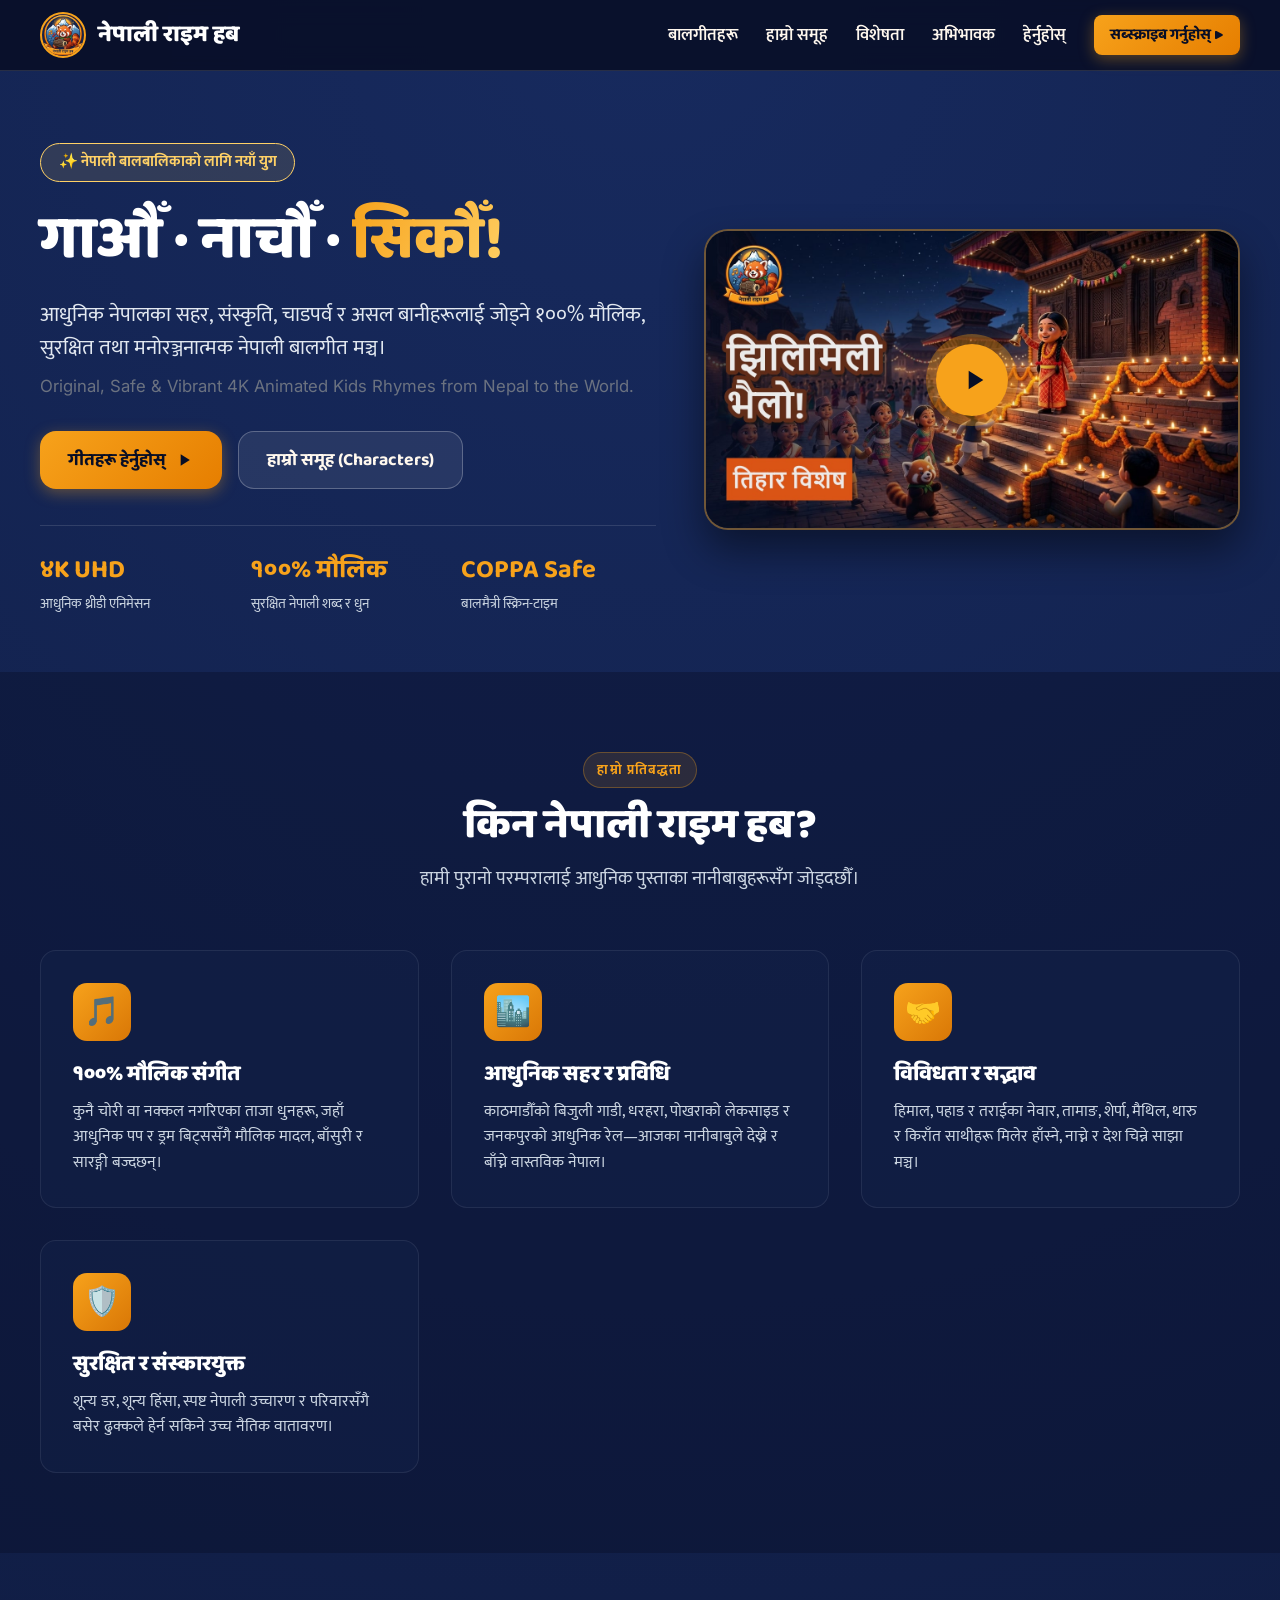
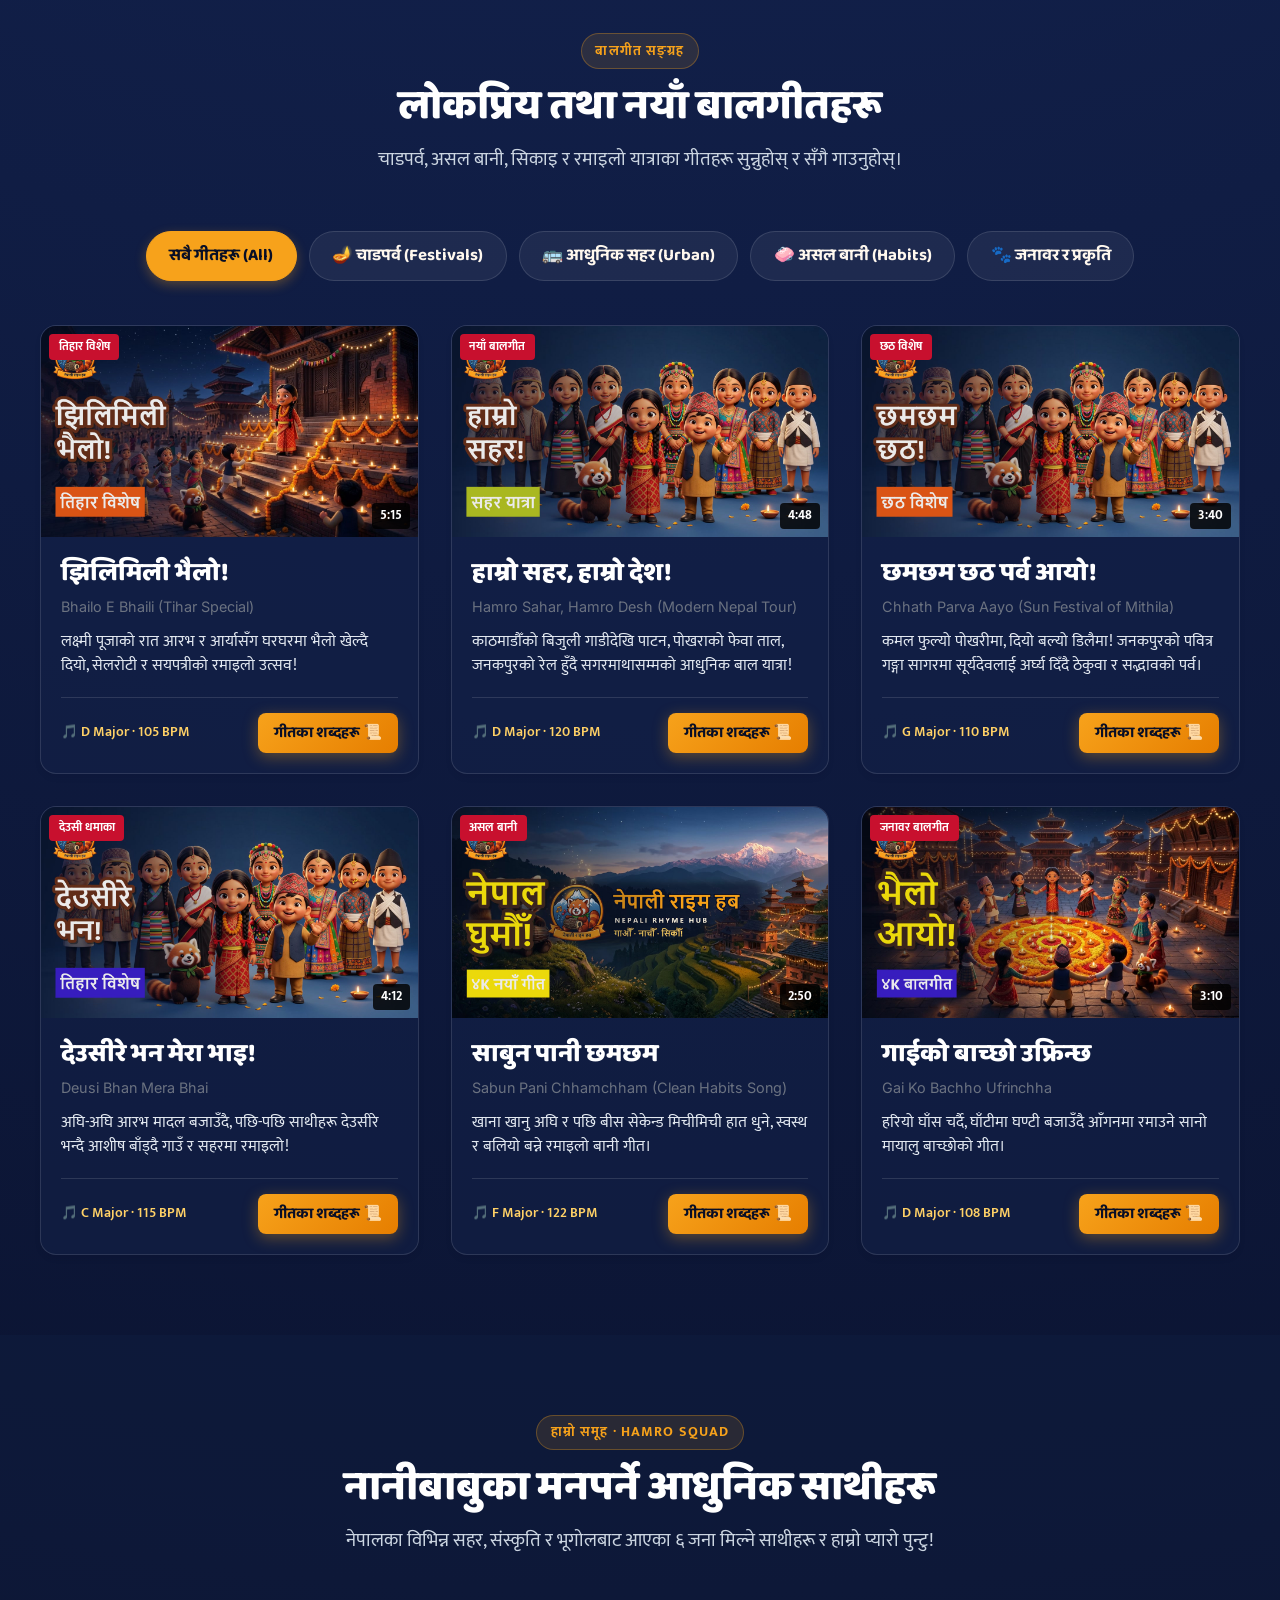
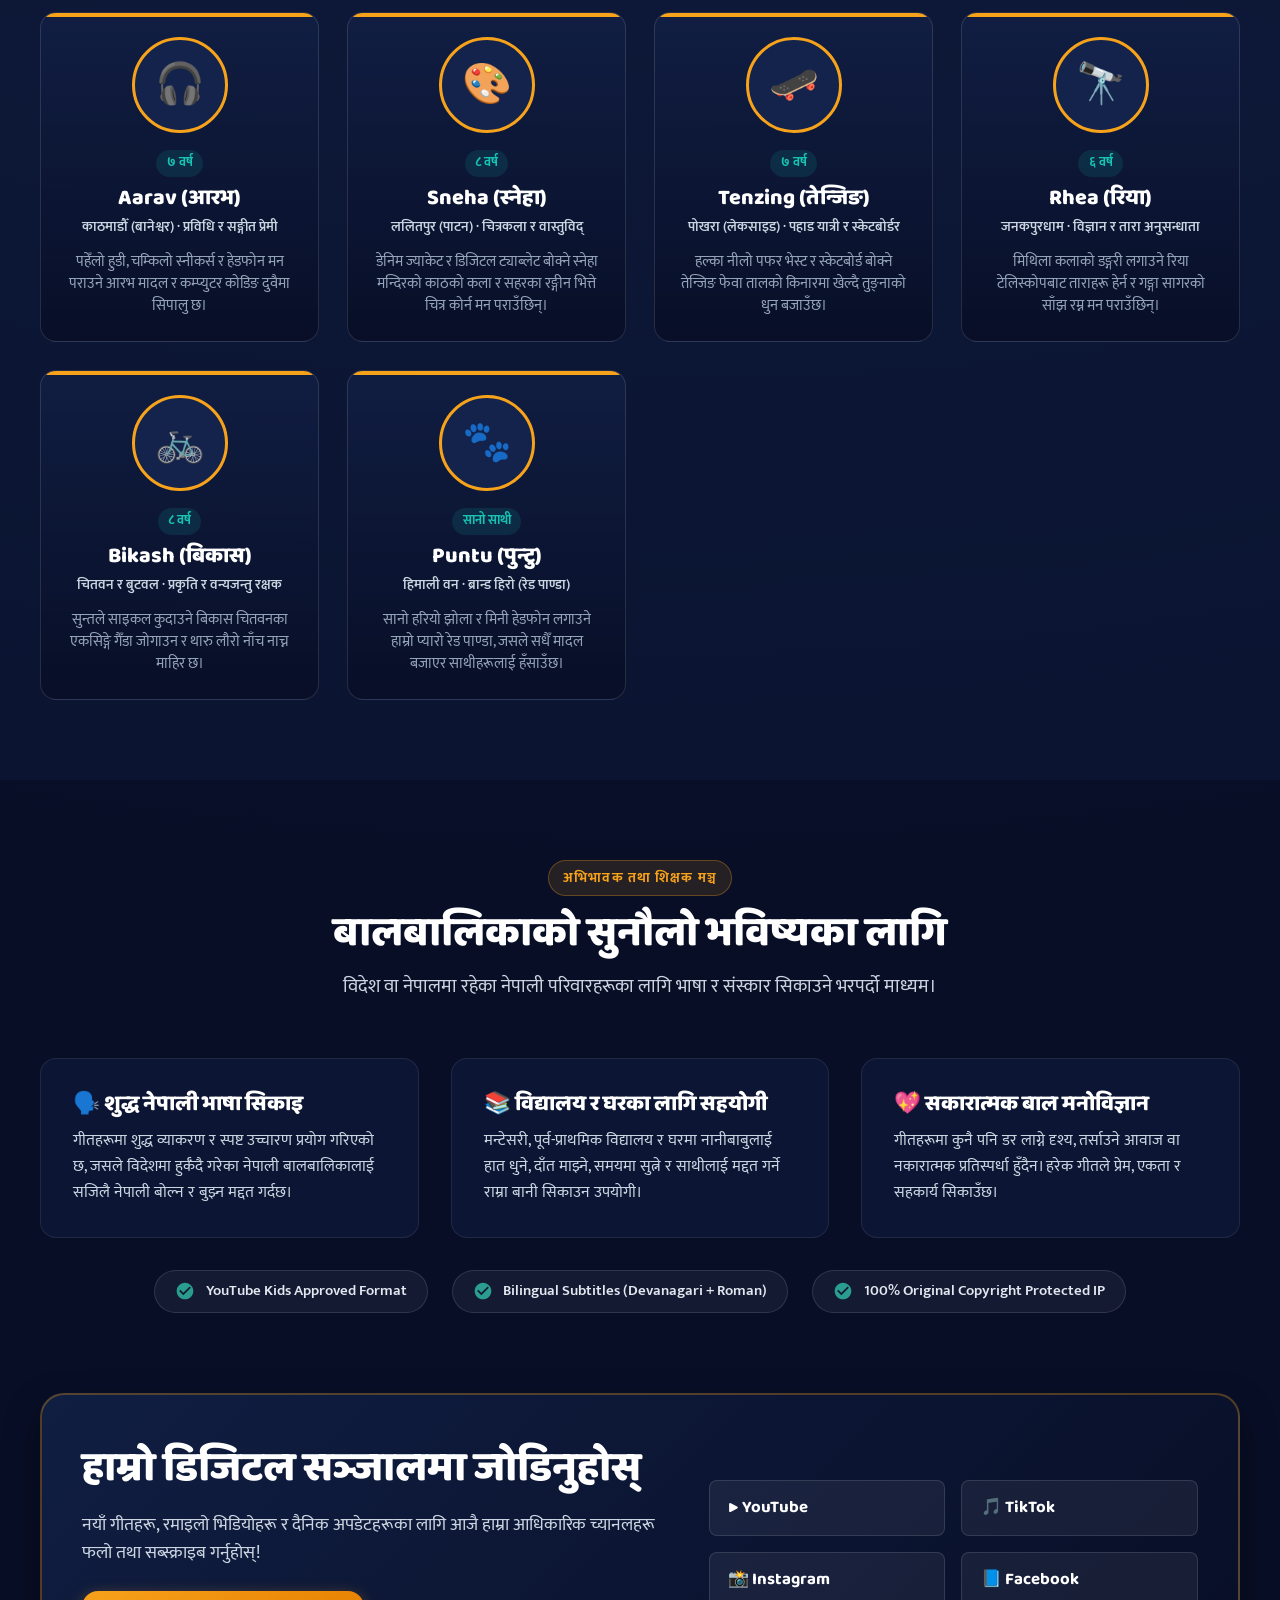
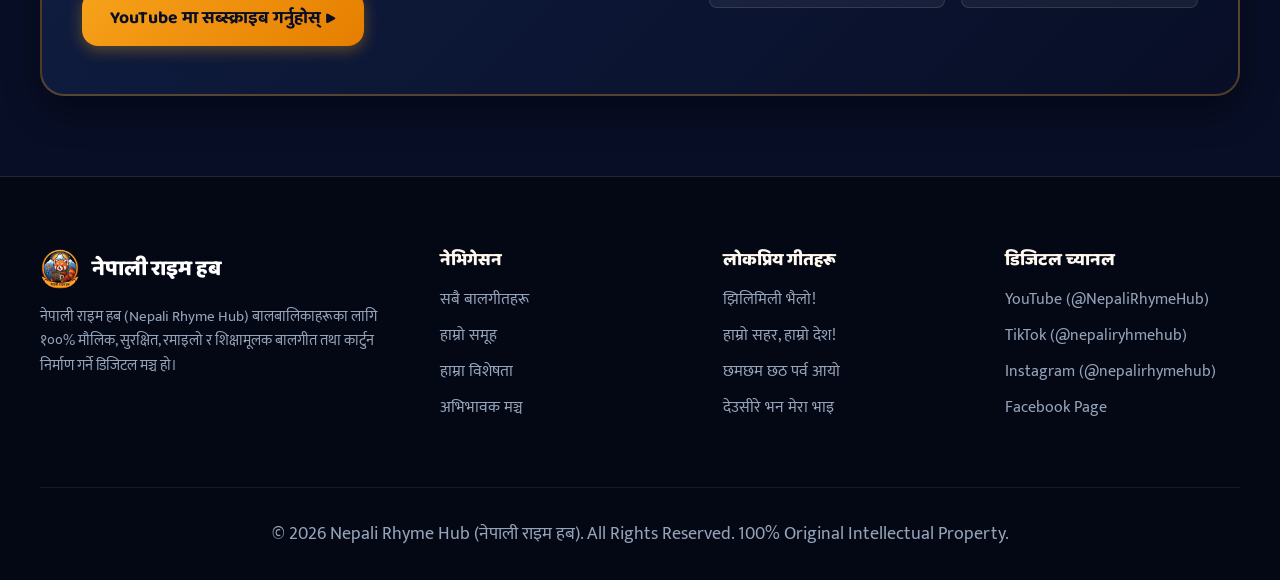
<file: website/index.html>
<!doctype html>
<html lang="ne">
<head>
  <meta charset="utf-8">
  <meta name="viewport" content="width=device-width, initial-scale=1">
  <title>नेपाली राइम हब — गाऔँ · नाचौँ · सिकौँ! | Nepali Rhyme Hub</title>
  <meta name="description" content="नेपाली बालबालिकाका लागि १००% मौलिक, सुरक्षित र आधुनिक बालगीत तथा कार्टुनहरू। झिलिमिली भैलो, हाम्रो सहर, चाडपर्व र असल बानीका 4K एनिमेटेड भिडियोहरू।">
  <meta name="keywords" content="Nepali rhymes, nepali balgeet, nepali rhymes for children, bhailo song 2083, hamro sahar hamro desh, nepali kids song, nepali cartoon, nepali nursery rhymes 3d">
  
  <!-- Open Graph / Facebook -->
  <meta property="og:type" content="website">
  <meta property="og:title" content="नेपाली राइम हब — गाऔँ · नाचौँ · सिकौँ!">
  <meta property="og:description" content="नेपाली बालबालिकाका लागि आधुनिक, मौलिक र सुरक्षित बालगीत तथा कार्टुन मञ्च।">
  <meta property="og:image" content="assets/thumbnails/bhailo-thumb-A.jpg">
  <meta property="og:url" content="https://nepalirhymehub.com">

  <!-- Twitter -->
  <meta name="twitter:card" content="summary_large_image">
  <meta name="twitter:title" content="Nepali Rhyme Hub — गाऔँ · नाचौँ · सिकौँ!">
  <meta name="twitter:description" content="100% Original, Safe & Modern Kids Rhymes in Nepali.">
  <meta name="twitter:image" content="assets/thumbnails/bhailo-thumb-A.jpg">

  <meta name="theme-color" content="#14234B">
  <link rel="icon" href="assets/logo.png">

  <!-- Google Fonts: Baloo 2 + Mukta + Inter -->
  <link rel="preconnect" href="https://fonts.googleapis.com">
  <link rel="preconnect" href="https://fonts.gstatic.com" crossorigin>
  <link href="https://fonts.googleapis.com/css2?family=Baloo+2:wght@600;700;800&family=Inter:wght@400;600;700&family=Mukta:wght@400;600;700&display=swap" rel="stylesheet">

  <!-- Stylesheets -->
  <link rel="stylesheet" href="css/base.css">
  <link rel="stylesheet" href="css/theme.css">

  <!-- JSON-LD Structured Data for SEO -->
  <script type="application/ld+json">
  {
    "@context": "https://schema.org",
    "@type": "EntertainmentBusiness",
    "name": "Nepali Rhyme Hub",
    "alternateName": "नेपाली राइम हब",
    "url": "https://nepalirhymehub.com",
    "logo": "https://nepalirhymehub.com/assets/logo.png",
    "sameAs": [
      "https://www.youtube.com/@NepaliRhymeHub",
      "https://www.tiktok.com/@nepaliryhmehub",
      "https://www.instagram.com/nepalirhymehub/",
      "https://www.facebook.com/nepalirhymehub"
    ],
    "description": "Original Nepali children's music, rhymes, 3D animated cartoons, and cultural preschool education.",
    "founder": {
      "@type": "Person",
      "name": "Sanam"
    }
  }
  </script>
</head>
<body>
  <!-- Accessibility Skip Link -->
  <a class="skip" href="#main">मुख्य भागमा जानुहोस् (Skip to Content)</a>

  <!-- Header -->
  <header class="site-header">
    <div class="wrap header-row">
      <a class="brand" href="#top" aria-label="नेपाली राइम हब गृहपृष्ठ">
        <img src="assets/logo.png" alt="नेपाली राइम हब लोगो" width="46" height="46">
        <span>नेपाली राइम हब</span>
      </a>

      <button type="button" class="menu-toggle" aria-expanded="false" aria-controls="nav">मेनु ☰</button>

      <nav id="nav" class="nav" aria-label="मुख्य नेभिगेसन">
        <a href="#songs">बालगीतहरू</a>
        <a href="#characters">हाम्रो समूह</a>
        <a href="#pillars">विशेषता</a>
        <a href="#parents">अभिभावक</a>
        <a href="#social">हेर्नुहोस्</a>
        <a class="btn btn-small" href="https://www.youtube.com/@NepaliRhymeHub?sub_confirmation=1" target="_blank" rel="noopener">
          सब्स्क्राइब गर्नुहोस् ▶
        </a>
      </nav>
    </div>
  </header>

  <!-- Main Content -->
  <main id="main">

    <!-- Hero Section -->
    <section class="hero" id="top">
      <div class="wrap hero-split">
        <div>
          <div class="hero-badge-wrap">
            <span>✨ नेपाली बालबालिकाको लागि नयाँ युग</span>
          </div>
          <h1>गाऔँ · नाचौँ · <span class="hl">सिकौँ!</span></h1>
          <p class="lead">
            आधुनिक नेपालका सहर, संस्कृति, चाडपर्व र असल बानीहरूलाई जोड्ने १००% मौलिक, सुरक्षित तथा मनोरञ्जनात्मक नेपाली बालगीत मञ्च।
          </p>
          <p class="lead-en">Original, Safe & Vibrant 4K Animated Kids Rhymes from Nepal to the World.</p>
          
          <div class="cta-row">
            <a class="btn" href="#songs">
              <span>गीतहरू हेर्नुहोस्</span>
              <svg width="20" height="20" viewBox="0 0 24 24" fill="currentColor"><path d="M8 5v14l11-7z"/></svg>
            </a>
            <a class="btn btn-ghost" href="#characters">हाम्रो समूह (Characters)</a>
          </div>

          <div class="trust-stats">
            <div class="stat-item">
              <b>४K UHD</b>
              <span>आधुनिक थ्रीडी एनिमेसन</span>
            </div>
            <div class="stat-item">
              <b>१००% मौलिक</b>
              <span>सुरक्षित नेपाली शब्द र धुन</span>
            </div>
            <div class="stat-item">
              <b>COPPA Safe</b>
              <span>बालमैत्री स्क्रिन-टाइम</span>
            </div>
          </div>
        </div>

        <!-- Hero Media Showcase Card -->
        <div class="hero-media-card">
          <img src="assets/thumbnails/bhailo-thumb-A.jpg" alt="झिलिमिली भैलो बालगीत - नेपाली राइम हब">
          <button class="hero-play-btn view-lyrics-btn" data-id="bhailo_e_bhaili" aria-label="झिलिमिली भैलो बजाउनुहोस्">
            <svg width="32" height="32" viewBox="0 0 24 24"><path d="M8 5v14l11-7z"/></svg>
          </button>
        </div>
      </div>
    </section>

    <!-- Core Pillars / Why Nepali Rhyme Hub -->
    <section class="section" id="pillars" style="background: rgba(8, 14, 38, 0.4);">
      <div class="wrap">
        <div class="section-head">
          <p class="eyebrow">हाम्रो प्रतिबद्धता</p>
          <h2>किन नेपाली राइम हब?</h2>
          <p class="section-sub">हामी पुरानो परम्परालाई आधुनिक पुस्ताका नानीबाबुहरूसँग जोड्दछौँ।</p>
        </div>

        <div class="pillars-grid">
          <div class="pillar-card">
            <div class="pillar-icon">🎵</div>
            <h3>१००% मौलिक संगीत</h3>
            <p>कुनै चोरी वा नक्कल नगरिएका ताजा धुनहरू, जहाँ आधुनिक पप र ड्रम बिट्ससँगै मौलिक मादल, बाँसुरी र सारङ्गी बज्दछन्।</p>
          </div>

          <div class="pillar-card">
            <div class="pillar-icon">🏙️</div>
            <h3>आधुनिक सहर र प्रविधि</h3>
            <p>काठमाडौँको बिजुली गाडी, धरहरा, पोखराको लेकसाइड र जनकपुरको आधुनिक रेल—आजका नानीबाबुले देख्ने र बाँच्ने वास्तविक नेपाल।</p>
          </div>

          <div class="pillar-card">
            <div class="pillar-icon">🤝</div>
            <h3>विविधता र सद्भाव</h3>
            <p>हिमाल, पहाड र तराईका नेवार, तामाङ, शेर्पा, मैथिल, थारु र किराँत साथीहरू मिलेर हाँस्ने, नाच्ने र देश चिन्ने साझा मञ्च।</p>
          </div>

          <div class="pillar-card">
            <div class="pillar-icon">🛡️</div>
            <h3>सुरक्षित र संस्कारयुक्त</h3>
            <p>शून्य डर, शून्य हिंसा, स्पष्ट नेपाली उच्चारण र परिवारसँगै बसेर ढुक्कले हेर्न सकिने उच्च नैतिक वातावरण।</p>
          </div>
        </div>
      </div>
    </section>

    <!-- Songs Catalog & Player Showcase -->
    <section class="section" id="songs">
      <div class="wrap">
        <div class="section-head">
          <p class="eyebrow">बालगीत सङ्ग्रह</p>
          <h2>लोकप्रिय तथा नयाँ बालगीतहरू</h2>
          <p class="section-sub">चाडपर्व, असल बानी, सिकाइ र रमाइलो यात्राका गीतहरू सुन्नुहोस् र सँगै गाउनुहोस्।</p>
        </div>

        <!-- Filter Tabs -->
        <div class="tabs-nav" role="tablist">
          <button class="tab-btn active" data-category="all" role="tab">सबै गीतहरू (All)</button>
          <button class="tab-btn" data-category="festivals" role="tab">🪔 चाडपर्व (Festivals)</button>
          <button class="tab-btn" data-category="urban" role="tab">🚌 आधुनिक सहर (Urban)</button>
          <button class="tab-btn" data-category="habits" role="tab">🧼 असल बानी (Habits)</button>
          <button class="tab-btn" data-category="nature" role="tab">🐾 जनावर र प्रकृति</button>
        </div>

        <!-- Dynamic Songs Container -->
        <div class="songs-grid" id="songs-container">
          <!-- Rendered dynamically by main.js -->
        </div>
      </div>
    </section>

    <!-- Hamro Squad Characters -->
    <section class="section" id="characters" style="background: rgba(16, 30, 66, 0.4);">
      <div class="wrap">
        <div class="section-head">
          <p class="eyebrow">हाम्रो समूह · HAMRO SQUAD</p>
          <h2>नानीबाबुका मनपर्ने आधुनिक साथीहरू</h2>
          <p class="section-sub">नेपालका विभिन्न सहर, संस्कृति र भूगोलबाट आएका ६ जना मिल्ने साथीहरू र हाम्रो प्यारो पुन्टु!</p>
        </div>

        <div class="chars-grid" id="chars-container">
          <!-- Rendered dynamically by main.js -->
        </div>
      </div>
    </section>

    <!-- Parent & Teacher Guide -->
    <section class="section" id="parents">
      <div class="wrap">
        <div class="section-head">
          <p class="eyebrow">अभिभावक तथा शिक्षक मञ्च</p>
          <h2>बालबालिकाको सुनौलो भविष्यका लागि</h2>
          <p class="section-sub">विदेश वा नेपालमा रहेका नेपाली परिवारहरूका लागि भाषा र संस्कार सिकाउने भरपर्दो माध्यम।</p>
        </div>

        <div class="pillars-grid">
          <div class="pillar-card">
            <h3>🗣️ शुद्ध नेपाली भाषा सिकाइ</h3>
            <p>गीतहरूमा शुद्ध व्याकरण र स्पष्ट उच्चारण प्रयोग गरिएको छ, जसले विदेशमा हुर्कँदै गरेका नेपाली बालबालिकालाई सजिलै नेपाली बोल्न र बुझ्न मद्दत गर्दछ।</p>
          </div>
          <div class="pillar-card">
            <h3>📚 विद्यालय र घरका लागि सहयोगी</h3>
            <p>मन्टेसरी, पूर्व-प्राथमिक विद्यालय र घरमा नानीबाबुलाई हात धुने, दाँत माझ्ने, समयमा सुत्ने र साथीलाई मद्दत गर्ने राम्रा बानी सिकाउन उपयोगी।</p>
          </div>
          <div class="pillar-card">
            <h3>💖 सकारात्मक बाल मनोविज्ञान</h3>
            <p>गीतहरूमा कुनै पनि डर लाग्ने दृश्य, तर्साउने आवाज वा नकारात्मक प्रतिस्पर्धा हुँदैन। हरेक गीतले प्रेम, एकता र सहकार्य सिकाउँछ।</p>
          </div>
        </div>

        <div class="trust-badge-row">
          <div class="trust-badge">
            <svg width="20" height="20" viewBox="0 0 24 24" fill="currentColor"><path d="M12 2C6.48 2 2 6.48 2 12s4.48 10 10 10 10-4.48 10-10S17.52 2 12 2zm-2 15l-5-5 1.41-1.41L10 14.17l7.59-7.59L19 8l-9 9z"/></svg>
            <span>YouTube Kids Approved Format</span>
          </div>
          <div class="trust-badge">
            <svg width="20" height="20" viewBox="0 0 24 24" fill="currentColor"><path d="M12 2C6.48 2 2 6.48 2 12s4.48 10 10 10 10-4.48 10-10S17.52 2 12 2zm-2 15l-5-5 1.41-1.41L10 14.17l7.59-7.59L19 8l-9 9z"/></svg>
            <span>Bilingual Subtitles (Devanagari + Roman)</span>
          </div>
          <div class="trust-badge">
            <svg width="20" height="20" viewBox="0 0 24 24" fill="currentColor"><path d="M12 2C6.48 2 2 6.48 2 12s4.48 10 10 10 10-4.48 10-10S17.52 2 12 2zm-2 15l-5-5 1.41-1.41L10 14.17l7.59-7.59L19 8l-9 9z"/></svg>
            <span>100% Original Copyright Protected IP</span>
          </div>
        </div>
      </div>
    </section>

    <!-- Social Distribution Banner -->
    <section class="section" id="social" style="padding-top: 0;">
      <div class="wrap">
        <div class="social-banner">
          <div>
            <h2>हाम्रो डिजिटल सञ्जालमा जोडिनुहोस्</h2>
            <p style="color: #CBD5E1; margin: 1rem 0 1.5rem;">
              नयाँ गीतहरू, रमाइलो भिडियोहरू र दैनिक अपडेटहरूका लागि आजै हाम्रा आधिकारिक च्यानलहरू फलो तथा सब्स्क्राइब गर्नुहोस्!
            </p>
            <a class="btn" href="https://www.youtube.com/@NepaliRhymeHub?sub_confirmation=1" target="_blank" rel="noopener">
              YouTube मा सब्स्क्राइब गर्नुहोस् ▶
            </a>
          </div>

          <div class="social-links-grid">
            <a class="social-btn yt" href="https://www.youtube.com/@NepaliRhymeHub" target="_blank" rel="noopener">
              <span>▶ YouTube</span>
            </a>
            <a class="social-btn tt" href="https://www.tiktok.com/@nepaliryhmehub" target="_blank" rel="noopener">
              <span>🎵 TikTok</span>
            </a>
            <a class="social-btn ig" href="https://www.instagram.com/nepalirhymehub/" target="_blank" rel="noopener">
              <span>📸 Instagram</span>
            </a>
            <a class="social-btn fb" href="https://business.facebook.com/latest/home?asset_id=1416157004919997" target="_blank" rel="noopener">
              <span>📘 Facebook</span>
            </a>
          </div>
        </div>
      </div>
    </section>

  </main>

  <!-- Interactive Sing-Along Lyrics Modal -->
  <div class="modal-overlay" id="lyrics-modal" role="dialog" aria-modal="true" aria-labelledby="modal-title">
    <div class="modal-window">
      <button class="modal-close" aria-label="मोडल बन्द गर्नुहोस्">✕</button>
      <h3 id="modal-title" style="color: var(--marigold);">गीतका शब्दहरू</h3>
      <p id="modal-subtitle" style="color: #CBD5E1; font-size: 0.95rem; margin-top: 0.25rem;"></p>
      <div class="lyrics-box" id="modal-lyrics">
        <!-- Lyrics content populated dynamically -->
      </div>
      <div style="margin-top: 1.5rem; text-align: right;">
        <a class="btn btn-small" id="modal-yt-link" href="https://www.youtube.com/@NepaliRhymeHub" target="_blank" rel="noopener">
          YouTube मा पूरा भिडियो हेर्नुहोस् ▶
        </a>
      </div>
    </div>
  </div>

  <!-- Footer -->
  <footer class="site-footer">
    <div class="wrap footer-grid">
      <div class="footer-brand">
        <div style="display: flex; align-items: center; gap: 0.75rem; margin-bottom: 1rem;">
          <img src="assets/logo.png" alt="नेपाली राइम हब" width="40" height="40" style="border-radius: 50%;">
          <span style="font-family: var(--font-heading); font-size: 1.35rem; color: #FFF; font-weight: 800;">नेपाली राइम हब</span>
        </div>
        <p style="font-size: 0.95rem; line-height: 1.6;">
          नेपाली राइम हब (Nepali Rhyme Hub) बालबालिकाहरूका लागि १००% मौलिक, सुरक्षित, रमाइलो र शिक्षामूलक बालगीत तथा कार्टुन निर्माण गर्ने डिजिटल मञ्च हो।
        </p>
      </div>

      <div class="footer-links">
        <h4>नेभिगेसन</h4>
        <ul>
          <li><a href="#songs">सबै बालगीतहरू</a></li>
          <li><a href="#characters">हाम्रो समूह</a></li>
          <li><a href="#pillars">हाम्रा विशेषता</a></li>
          <li><a href="#parents">अभिभावक मञ्च</a></li>
        </ul>
      </div>

      <div class="footer-links">
        <h4>लोकप्रिय गीतहरू</h4>
        <ul>
          <li><a href="#songs">झिलिमिली भैलो!</a></li>
          <li><a href="#songs">हाम्रो सहर, हाम्रो देश!</a></li>
          <li><a href="#songs">छमछम छठ पर्व आयो</a></li>
          <li><a href="#songs">देउसीरे भन मेरा भाइ</a></li>
        </ul>
      </div>

      <div class="footer-links">
        <h4>डिजिटल च्यानल</h4>
        <ul>
          <li><a href="https://www.youtube.com/@NepaliRhymeHub" target="_blank" rel="noopener">YouTube (@NepaliRhymeHub)</a></li>
          <li><a href="https://www.tiktok.com/@nepaliryhmehub" target="_blank" rel="noopener">TikTok (@nepaliryhmehub)</a></li>
          <li><a href="https://www.instagram.com/nepalirhymehub/" target="_blank" rel="noopener">Instagram (@nepalirhymehub)</a></li>
          <li><a href="https://business.facebook.com/latest/home?asset_id=1416157004919997" target="_blank" rel="noopener">Facebook Page</a></li>
        </ul>
      </div>
    </div>

    <div class="wrap footer-bottom">
      <p>© 2026 Nepali Rhyme Hub (नेपाली राइम हब). All Rights Reserved. 100% Original Intellectual Property.</p>
    </div>
  </footer>

  <!-- Scripts -->
  <script src="js/config.js"></script>
  <script src="js/main.js"></script>
</body>
</html>
</file>
<file: website/css/base.css>
/* ==========================================================================
   Nepali Rhyme Hub — Modern Responsive Base Stylesheet (v1, 2026)
   Colors: Night Blue (#14234B), Marigold (#F7A21B), Diyo Gold (#FFD166)
   ========================================================================== */

:root {
  --night-blue: #14234B;
  --night-deep: #080E26;
  --marigold: #F7A21B;
  --diyo-gold: #FFD166;
  --sindoor: #C8102E;
  --teal-pop: #17C3B2;
  --emerald: #2A9D8F;
  --cream: #FFF8EE;
  --pure-white: #FFFFFF;
  --text-dark: #1F2937;
  --text-muted: #6B7280;
  --border-light: rgba(255, 255, 255, 0.12);
  --shadow-sm: 0 4px 6px -1px rgba(8, 14, 38, 0.1);
  --shadow-lg: 0 10px 25px -5px rgba(8, 14, 38, 0.25);
  --radius-sm: 8px;
  --radius-md: 16px;
  --radius-lg: 24px;
  --font-heading: 'Baloo 2', 'Nirmala UI', system-ui, sans-serif;
  --font-body: 'Mukta', 'Nirmala UI', system-ui, sans-serif;
  --font-en: 'Inter', -apple-system, sans-serif;
}

*, *::before, *::after {
  box-sizing: border-box;
  margin: 0;
  padding: 0;
}

html {
  scroll-behavior: smooth;
  font-size: 16px;
  background-color: var(--night-deep);
  color: var(--cream);
  font-family: var(--font-body);
}

body {
  line-height: 1.6;
  overflow-x: hidden;
  background: radial-gradient(circle at 50% 0%, #172A5E 0%, var(--night-deep) 75%);
}

.skip {
  position: absolute;
  top: -100px;
  left: 1rem;
  background: var(--marigold);
  color: var(--night-deep);
  padding: 0.75rem 1.25rem;
  font-weight: 700;
  border-radius: var(--radius-sm);
  z-index: 9999;
  transition: top 0.2s;
}
.skip:focus {
  top: 1rem;
}

.wrap {
  width: min(100% - 2.5rem, 1200px);
  margin-inline: auto;
}

/* Typography */
h1, h2, h3, h4 {
  font-family: var(--font-heading);
  line-height: 1.25;
  font-weight: 800;
  color: var(--pure-white);
}

h1 { font-size: clamp(2.2rem, 5vw, 3.8rem); }
h2 { font-size: clamp(1.8rem, 3.8vw, 2.6rem); margin-bottom: 0.75rem; }
h3 { font-size: clamp(1.25rem, 2.5vw, 1.6rem); }
p { font-size: 1.1rem; }

.eyebrow {
  display: inline-block;
  font-size: 0.88rem;
  font-weight: 700;
  letter-spacing: 0.08em;
  text-transform: uppercase;
  color: var(--marigold);
  background: rgba(247, 162, 27, 0.12);
  padding: 0.35rem 0.85rem;
  border-radius: 999px;
  border: 1px solid rgba(247, 162, 27, 0.3);
  margin-bottom: 0.75rem;
}

.hl {
  color: var(--marigold);
  background: linear-gradient(120deg, var(--marigold) 0%, var(--diyo-gold) 100%);
  -webkit-background-clip: text;
  -webkit-text-fill-color: transparent;
}

/* Buttons */
.btn {
  display: inline-flex;
  align-items: center;
  justify-content: center;
  gap: 0.5rem;
  background: linear-gradient(135deg, var(--marigold) 0%, #E67E00 100%);
  color: #080E26;
  font-family: var(--font-heading);
  font-weight: 700;
  font-size: 1.1rem;
  padding: 0.85rem 1.75rem;
  border-radius: var(--radius-md);
  text-decoration: none;
  border: none;
  cursor: pointer;
  transition: all 0.25s ease;
  box-shadow: 0 4px 15px rgba(247, 162, 27, 0.35);
}

.btn:hover, .btn:focus-visible {
  transform: translateY(-2px);
  box-shadow: 0 8px 24px rgba(247, 162, 27, 0.5);
  background: linear-gradient(135deg, #FFB338 0%, var(--marigold) 100%);
}

.btn-ghost {
  background: rgba(255, 255, 255, 0.08);
  color: var(--cream);
  border: 1px solid rgba(255, 255, 255, 0.25);
  box-shadow: none;
}
.btn-ghost:hover {
  background: rgba(255, 255, 255, 0.15);
  border-color: var(--marigold);
  color: var(--pure-white);
  box-shadow: 0 4px 15px rgba(255, 255, 255, 0.1);
}

.btn-small {
  padding: 0.5rem 1rem;
  font-size: 0.95rem;
  border-radius: var(--radius-sm);
}

/* Header & Nav */
.site-header {
  position: sticky;
  top: 0;
  z-index: 1000;
  background: rgba(8, 14, 38, 0.88);
  backdrop-filter: blur(12px);
  border-bottom: 1px solid var(--border-light);
  padding: 0.75rem 0;
}

.header-row {
  display: flex;
  align-items: center;
  justify-content: space-between;
}

.brand {
  display: flex;
  align-items: center;
  gap: 0.75rem;
  text-decoration: none;
  color: var(--pure-white);
  font-family: var(--font-heading);
  font-size: 1.45rem;
  font-weight: 800;
}

.brand img {
  border-radius: 50%;
  border: 2px solid var(--marigold);
  background: var(--night-blue);
}

.nav {
  display: flex;
  align-items: center;
  gap: 1.75rem;
}

.nav a:not(.btn) {
  text-decoration: none;
  color: var(--cream);
  font-weight: 600;
  font-size: 1.05rem;
  transition: color 0.2s;
}

.nav a:not(.btn):hover {
  color: var(--marigold);
}

.menu-toggle {
  display: none;
  background: transparent;
  border: 1px solid var(--border-light);
  color: var(--cream);
  padding: 0.5rem 0.85rem;
  border-radius: var(--radius-sm);
  font-family: var(--font-heading);
  font-weight: 700;
  cursor: pointer;
}

/* Hero Section */
.hero {
  padding: 4.5rem 0 3.5rem;
  position: relative;
}

.hero-split {
  display: grid;
  grid-template-columns: 1.15fr 1fr;
  align-items: center;
  gap: 3rem;
}

.hero-badge-wrap {
  display: inline-flex;
  align-items: center;
  gap: 0.5rem;
  background: rgba(255, 209, 102, 0.12);
  border: 1px solid var(--diyo-gold);
  border-radius: 999px;
  padding: 0.4rem 1.1rem;
  margin-bottom: 1.25rem;
}
.hero-badge-wrap span {
  font-size: 0.95rem;
  font-weight: 700;
  color: var(--diyo-gold);
}

.lead {
  font-size: 1.3rem;
  color: #E2E8F0;
  margin: 1.25rem 0 0.5rem;
  line-height: 1.6;
}

.lead-en {
  font-size: 1.05rem;
  color: var(--text-muted);
  font-family: var(--font-en);
  margin-bottom: 2rem;
}

.cta-row {
  display: flex;
  flex-wrap: wrap;
  gap: 1rem;
  margin-bottom: 2.25rem;
}

.trust-stats {
  display: grid;
  grid-template-columns: repeat(3, 1fr);
  gap: 1rem;
  border-top: 1px solid var(--border-light);
  padding-top: 1.5rem;
}
.stat-item b {
  display: block;
  font-family: var(--font-heading);
  font-size: 1.6rem;
  color: var(--marigold);
}
.stat-item span {
  font-size: 0.88rem;
  color: #CBD5E1;
}

.hero-media-card {
  position: relative;
  border-radius: var(--radius-lg);
  overflow: hidden;
  box-shadow: 0 20px 40px rgba(0, 0, 0, 0.45);
  border: 2px solid rgba(247, 162, 27, 0.4);
  background: var(--night-blue);
  aspect-ratio: 16 / 9;
}
.hero-media-card img {
  width: 100%;
  height: 100%;
  object-fit: cover;
  display: block;
  transition: transform 0.4s ease;
}
.hero-media-card:hover img {
  transform: scale(1.02);
}

.hero-play-btn {
  position: absolute;
  top: 50%;
  left: 50%;
  transform: translate(-50%, -50%);
  width: 72px;
  height: 72px;
  background: var(--marigold);
  border-radius: 50%;
  display: flex;
  align-items: center;
  justify-content: center;
  box-shadow: 0 0 0 10px rgba(247, 162, 27, 0.35);
  cursor: pointer;
  border: none;
  transition: all 0.25s ease;
}
.hero-play-btn svg {
  fill: var(--night-deep);
  margin-left: 4px;
}
.hero-play-btn:hover {
  transform: translate(-50%, -50%) scale(1.1);
  box-shadow: 0 0 0 16px rgba(247, 162, 27, 0.5);
}

/* Sections General */
.section {
  padding: 5rem 0;
}

.section-head {
  text-align: center;
  max-width: 750px;
  margin-inline: auto;
  margin-bottom: 3.5rem;
}
.section-sub {
  font-size: 1.18rem;
  color: #CBD5E1;
}

/* Cards & Tabs Grid */
.tabs-nav {
  display: flex;
  justify-content: center;
  gap: 0.75rem;
  flex-wrap: wrap;
  margin-bottom: 2.75rem;
}
.tab-btn {
  background: rgba(255, 255, 255, 0.06);
  border: 1px solid var(--border-light);
  color: var(--cream);
  font-family: var(--font-heading);
  font-weight: 700;
  font-size: 1.05rem;
  padding: 0.65rem 1.4rem;
  border-radius: 999px;
  cursor: pointer;
  transition: all 0.2s;
}
.tab-btn:hover, .tab-btn.active {
  background: var(--marigold);
  color: var(--night-deep);
  border-color: var(--marigold);
  box-shadow: 0 4px 12px rgba(247, 162, 27, 0.3);
}

.songs-grid {
  display: grid;
  grid-template-columns: repeat(auto-fill, minmax(320px, 1fr));
  gap: 2rem;
}

.song-card {
  background: rgba(20, 35, 75, 0.5);
  border: 1px solid var(--border-light);
  border-radius: var(--radius-md);
  overflow: hidden;
  box-shadow: var(--shadow-sm);
  transition: all 0.3s ease;
  display: flex;
  flex-direction: column;
}
.song-card:hover {
  transform: translateY(-5px);
  border-color: rgba(247, 162, 27, 0.5);
  box-shadow: 0 14px 28px rgba(0, 0, 0, 0.35);
}

.card-thumb {
  position: relative;
  aspect-ratio: 16 / 9;
  background: #000;
}
.card-thumb img {
  width: 100%;
  height: 100%;
  object-fit: cover;
  display: block;
}
.card-duration {
  position: absolute;
  bottom: 8px;
  right: 8px;
  background: rgba(0, 0, 0, 0.82);
  color: #FFF;
  font-size: 0.8rem;
  font-weight: 700;
  padding: 0.2rem 0.5rem;
  border-radius: 4px;
}
.card-badge {
  position: absolute;
  top: 8px;
  left: 8px;
  background: var(--sindoor);
  color: #FFF;
  font-size: 0.78rem;
  font-weight: 700;
  padding: 0.2rem 0.6rem;
  border-radius: 4px;
}

.card-body {
  padding: 1.25rem;
  display: flex;
  flex-direction: column;
  flex-grow: 1;
}
.card-body h3 {
  margin-bottom: 0.35rem;
}
.card-en {
  font-family: var(--font-en);
  font-size: 0.9rem;
  color: var(--text-muted);
  margin-bottom: 0.75rem;
}
.card-desc {
  font-size: 0.98rem;
  color: #E2E8F0;
  line-height: 1.5;
  margin-bottom: 1.25rem;
  flex-grow: 1;
}
.card-actions {
  display: flex;
  align-items: center;
  justify-content: space-between;
  border-top: 1px solid var(--border-light);
  padding-top: 0.9rem;
}
.card-meta {
  font-size: 0.85rem;
  color: var(--diyo-gold);
  font-weight: 600;
}

/* Character Showcase */
.chars-grid {
  display: grid;
  grid-template-columns: repeat(auto-fill, minmax(260px, 1fr));
  gap: 1.75rem;
}

.char-card {
  background: linear-gradient(180deg, rgba(20, 35, 75, 0.6) 0%, rgba(8, 14, 38, 0.9) 100%);
  border: 1px solid var(--border-light);
  border-radius: var(--radius-md);
  padding: 1.5rem;
  text-align: center;
  transition: all 0.25s ease;
  position: relative;
  overflow: hidden;
}
.char-card::before {
  content: "";
  position: absolute;
  top: 0;
  left: 0;
  width: 100%;
  height: 4px;
  background: var(--marigold);
}
.char-card:hover {
  transform: translateY(-4px);
  border-color: var(--marigold);
}
.char-avatar {
  width: 96px;
  height: 96px;
  border-radius: 50%;
  margin: 0 auto 1rem;
  border: 3px solid var(--marigold);
  background: var(--night-blue);
  display: flex;
  align-items: center;
  justify-content: center;
  font-size: 2.5rem;
}
.char-tag {
  display: inline-block;
  font-size: 0.8rem;
  font-weight: 700;
  color: var(--teal-pop);
  background: rgba(23, 195, 178, 0.12);
  padding: 0.2rem 0.65rem;
  border-radius: 999px;
  margin-bottom: 0.5rem;
}
.char-card h4 {
  font-size: 1.35rem;
  margin-bottom: 0.25rem;
}
.char-city {
  font-size: 0.9rem;
  color: #CBD5E1;
  font-weight: 600;
  margin-bottom: 0.75rem;
}
.char-desc {
  font-size: 0.92rem;
  color: #94A3B8;
  line-height: 1.5;
}

/* Modal */
.modal-overlay {
  position: fixed;
  inset: 0;
  background: rgba(4, 7, 20, 0.85);
  backdrop-filter: blur(8px);
  z-index: 2000;
  display: none;
  align-items: center;
  justify-content: center;
  padding: 1.5rem;
}
.modal-overlay.active {
  display: flex;
}
.modal-window {
  background: var(--night-deep);
  border: 1px solid var(--border-light);
  border-radius: var(--radius-lg);
  max-width: 800px;
  width: 100%;
  max-height: 90vh;
  overflow-y: auto;
  box-shadow: 0 25px 50px -12px rgba(0, 0, 0, 0.5);
  position: relative;
  padding: 2rem;
}
.modal-close {
  position: absolute;
  top: 1rem;
  right: 1rem;
  background: rgba(255, 255, 255, 0.1);
  border: none;
  color: var(--cream);
  font-size: 1.5rem;
  width: 40px;
  height: 40px;
  border-radius: 50%;
  cursor: pointer;
}
.lyrics-box {
  background: rgba(20, 35, 75, 0.5);
  border-radius: var(--radius-sm);
  padding: 1.5rem;
  white-space: pre-line;
  font-family: var(--font-body);
  font-size: 1.15rem;
  line-height: 1.8;
  border-left: 4px solid var(--marigold);
  margin-top: 1.25rem;
}

/* Footer */
.site-footer {
  background: #040714;
  border-top: 1px solid var(--border-light);
  padding: 4.5rem 0 2rem;
  color: #94A3B8;
}
.footer-grid {
  display: grid;
  grid-template-columns: 1.5fr repeat(3, 1fr);
  gap: 3rem;
  margin-bottom: 3.5rem;
}
.footer-brand h3 {
  color: var(--pure-white);
  font-size: 1.5rem;
  margin-bottom: 0.75rem;
}
.footer-links h4 {
  color: var(--cream);
  font-size: 1.1rem;
  margin-bottom: 1rem;
}
.footer-links ul {
  list-style: none;
}
.footer-links li {
  margin-bottom: 0.65rem;
}
.footer-links a {
  color: #94A3B8;
  text-decoration: none;
  transition: color 0.2s;
}
.footer-links a:hover {
  color: var(--marigold);
}
.footer-bottom {
  border-top: 1px solid rgba(255, 255, 255, 0.08);
  padding-top: 2rem;
  text-align: center;
  font-size: 0.9rem;
}

/* Responsive Media Queries */
@media (max-width: 900px) {
  .hero-split {
    grid-template-columns: 1fr;
    gap: 2.5rem;
  }
  .footer-grid {
    grid-template-columns: 1fr 1fr;
    gap: 2rem;
  }
}

@media (max-width: 680px) {
  .nav {
    display: none;
    position: absolute;
    top: 100%;
    left: 0;
    right: 0;
    background: var(--night-deep);
    flex-direction: column;
    padding: 1.5rem;
    border-bottom: 1px solid var(--border-light);
  }
  .nav.open {
    display: flex;
  }
  .menu-toggle {
    display: block;
  }
  .trust-stats {
    grid-template-columns: 1fr;
  }
  .footer-grid {
    grid-template-columns: 1fr;
  }
}
</file>
<file: website/css/theme.css>
/* ==========================================================================
   Nepali Rhyme Hub — Theme Accents & Vibrancy Stylesheet (v1, 2026)
   ========================================================================== */

/* Glowing Diyo and Starlight background effects */
.diyo-glow {
  text-shadow: 0 0 20px rgba(255, 209, 102, 0.45), 0 0 40px rgba(247, 162, 27, 0.2);
}

.festival-pill {
  background: linear-gradient(135deg, rgba(200, 16, 46, 0.2) 0%, rgba(247, 162, 27, 0.2) 100%);
  border: 1px solid rgba(247, 162, 27, 0.4);
  color: var(--diyo-gold);
}

/* Feature Pillars Grid */
.pillars-grid {
  display: grid;
  grid-template-columns: repeat(auto-fit, minmax(280px, 1fr));
  gap: 2rem;
  margin-top: 2rem;
}

.pillar-card {
  background: rgba(20, 35, 75, 0.4);
  border: 1px solid rgba(255, 255, 255, 0.08);
  border-radius: var(--radius-md);
  padding: 2rem;
  transition: all 0.3s ease;
  position: relative;
  overflow: hidden;
}
.pillar-card:hover {
  background: rgba(20, 35, 75, 0.7);
  border-color: rgba(247, 162, 27, 0.4);
  transform: translateY(-4px);
  box-shadow: 0 12px 24px rgba(0, 0, 0, 0.3);
}

.pillar-icon {
  width: 58px;
  height: 58px;
  border-radius: 14px;
  background: linear-gradient(135deg, var(--marigold) 0%, #D97706 100%);
  color: var(--night-deep);
  display: flex;
  align-items: center;
  justify-content: center;
  font-size: 1.8rem;
  margin-bottom: 1.25rem;
}

.pillar-card h3 {
  font-size: 1.35rem;
  margin-bottom: 0.65rem;
  color: var(--pure-white);
}

.pillar-card p {
  color: #CBD5E1;
  font-size: 1rem;
  line-height: 1.6;
}

/* Social Channel Banner */
.social-banner {
  background: linear-gradient(135deg, #101E42 0%, #080E26 100%);
  border: 2px solid rgba(247, 162, 27, 0.3);
  border-radius: var(--radius-lg);
  padding: 3rem 2.5rem;
  display: grid;
  grid-template-columns: 1.2fr 1fr;
  align-items: center;
  gap: 2.5rem;
  box-shadow: 0 15px 35px rgba(0, 0, 0, 0.4);
}

.social-links-grid {
  display: grid;
  grid-template-columns: repeat(2, 1fr);
  gap: 1rem;
}

.social-btn {
  display: flex;
  align-items: center;
  gap: 0.85rem;
  background: rgba(255, 255, 255, 0.06);
  border: 1px solid var(--border-light);
  border-radius: var(--radius-sm);
  padding: 0.85rem 1.15rem;
  text-decoration: none;
  color: var(--pure-white);
  font-family: var(--font-heading);
  font-weight: 700;
  font-size: 1.05rem;
  transition: all 0.2s ease;
}

.social-btn:hover {
  background: rgba(255, 255, 255, 0.12);
  transform: translateY(-2px);
  border-color: var(--marigold);
}

.social-btn.yt:hover { border-color: #FF0000; box-shadow: 0 4px 15px rgba(255, 0, 0, 0.3); }
.social-btn.tt:hover { border-color: #00F2FE; box-shadow: 0 4px 15px rgba(0, 242, 254, 0.3); }
.social-btn.ig:hover { border-color: #E1306C; box-shadow: 0 4px 15px rgba(225, 48, 108, 0.3); }
.social-btn.fb:hover { border-color: #1877F2; box-shadow: 0 4px 15px rgba(24, 119, 242, 0.3); }

/* Parent Trust Badge */
.trust-badge-row {
  display: flex;
  flex-wrap: wrap;
  gap: 1.5rem;
  justify-content: center;
  margin-top: 2rem;
}

.trust-badge {
  display: flex;
  align-items: center;
  gap: 0.65rem;
  background: rgba(255, 255, 255, 0.05);
  border: 1px solid var(--border-light);
  border-radius: 999px;
  padding: 0.5rem 1.25rem;
  font-size: 0.95rem;
  font-weight: 600;
  color: #E2E8F0;
}
.trust-badge svg {
  color: var(--emerald);
}

@media (max-width: 800px) {
  .social-banner {
    grid-template-columns: 1fr;
    text-align: center;
  }
  .social-links-grid {
    grid-template-columns: 1fr;
  }
}
</file>
